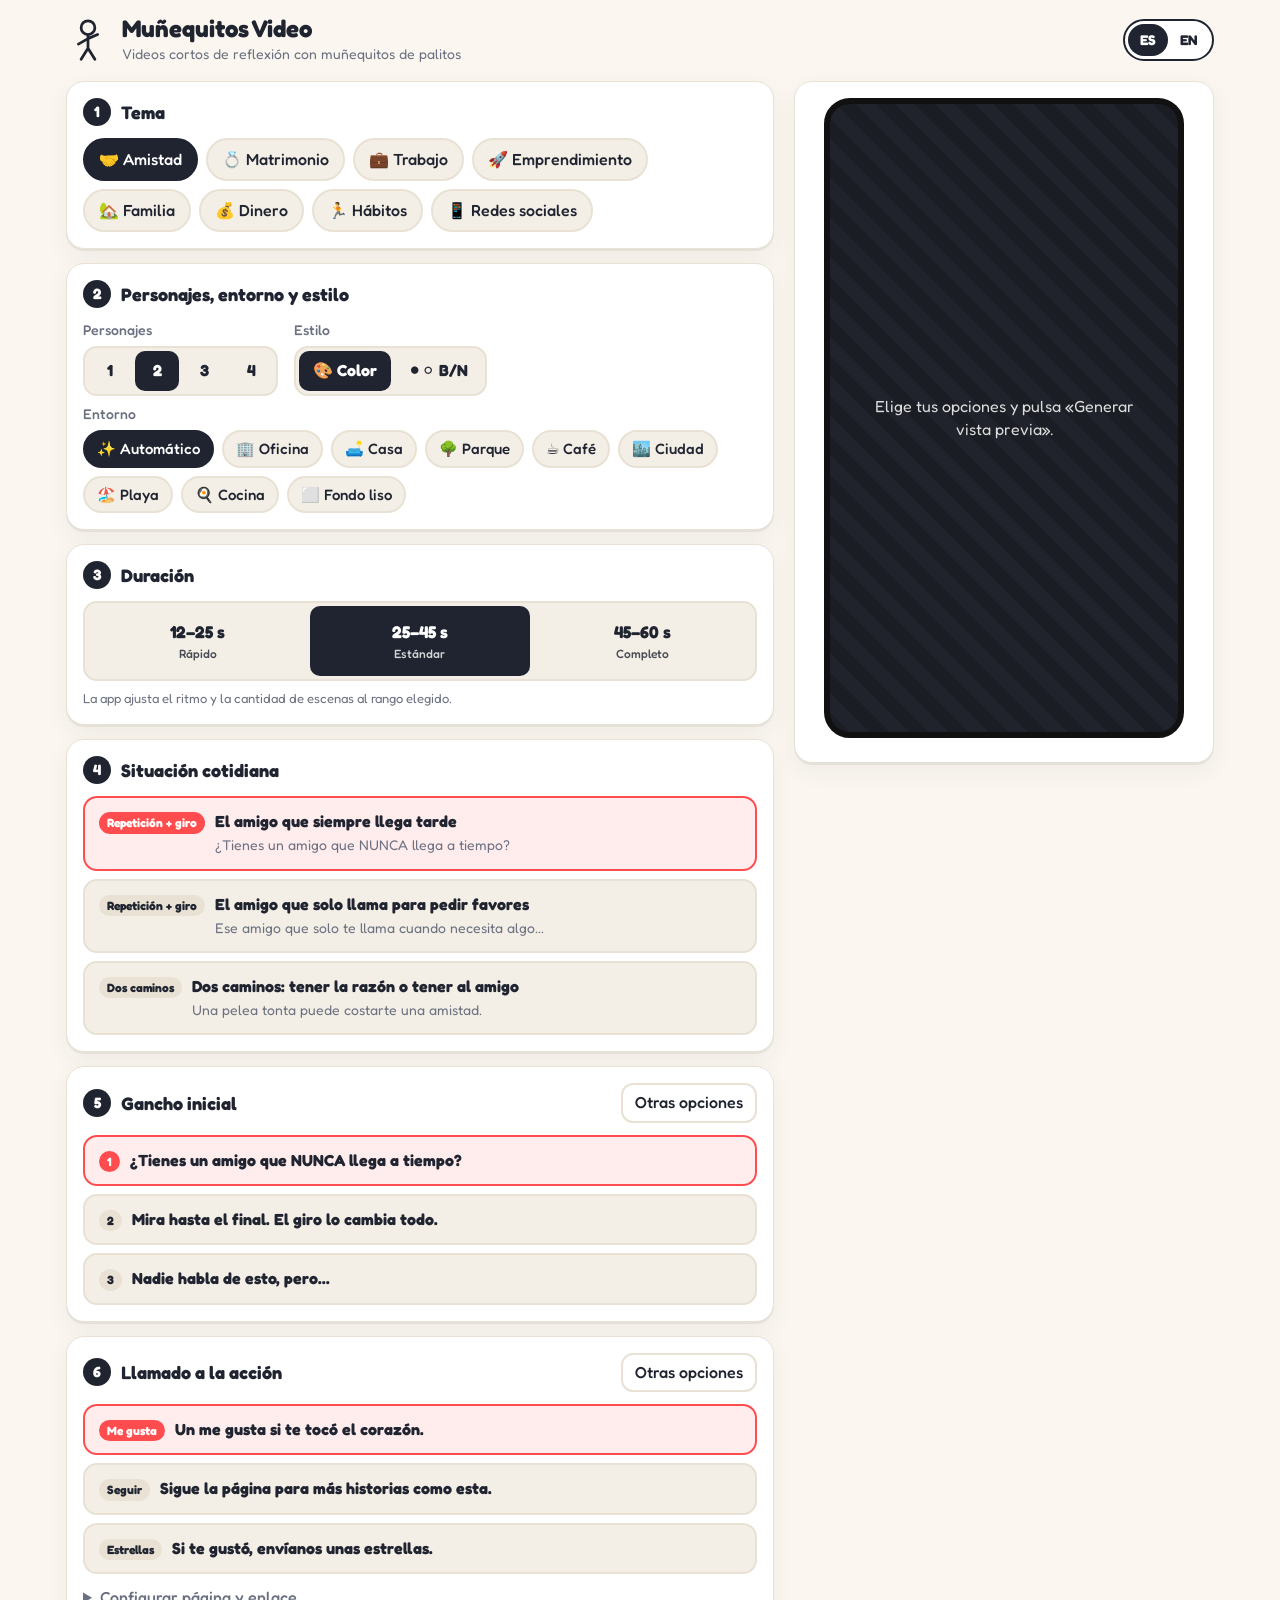
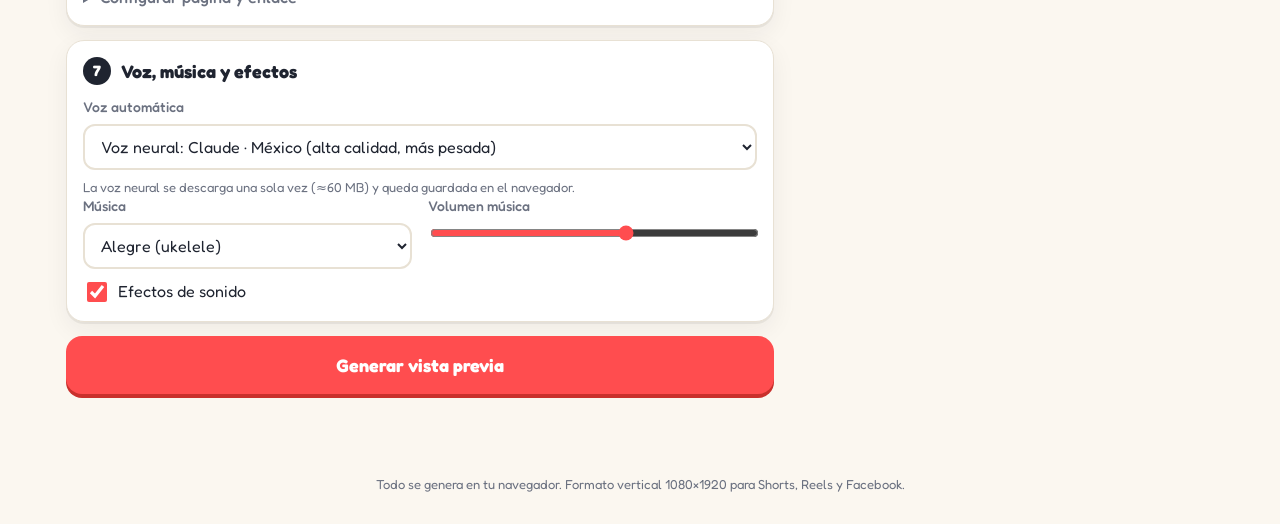
<file: videos-palitos/index.html>
<!DOCTYPE html>
<html lang="es">
<head>
<meta charset="utf-8">
<meta name="viewport" content="width=device-width, initial-scale=1, viewport-fit=cover">
<title>Muñequitos Video</title>
<meta name="theme-color" content="#fbf7f0">
<meta name="apple-mobile-web-app-capable" content="yes">
<meta name="mobile-web-app-capable" content="yes">
<meta name="apple-mobile-web-app-title" content="Muñequitos">
<meta name="apple-mobile-web-app-status-bar-style" content="default">
<link rel="manifest" href="manifest.webmanifest">
<link rel="apple-touch-icon" href="icons/apple-touch-icon.png">
<meta name="description" content="Genera videos cortos verticales de muñequitos de palitos con voz, música, subtítulos y exportación MP4.">
<link rel="preconnect" href="https://fonts.googleapis.com">
<link rel="preconnect" href="https://fonts.gstatic.com" crossorigin>
<link href="https://fonts.googleapis.com/css2?family=Fredoka:wght@500;700&display=swap" rel="stylesheet">
<link rel="stylesheet" href="css/app.css">
<link rel="icon" href="data:image/svg+xml,<svg xmlns='http://www.w3.org/2000/svg' viewBox='0 0 64 64'><circle cx='32' cy='14' r='10' fill='white' stroke='black' stroke-width='4'/><path d='M32 24v20M32 30l-14 8M32 30l14-6M32 44l-10 16M32 44l10 16' stroke='black' stroke-width='4' stroke-linecap='round'/></svg>">
</head>
<body>
<header class="top">
  <div class="brand">
    <svg viewBox="0 0 64 64" aria-hidden="true"><circle cx="32" cy="14" r="10" fill="none" stroke="currentColor" stroke-width="4"/><path d="M32 24v20M32 30l-14 8M32 30l14-6M32 44l-10 16M32 44l10 16" stroke="currentColor" stroke-width="4" stroke-linecap="round" fill="none"/></svg>
    <div>
      <h1 data-i18n="title">Muñequitos Video</h1>
      <p class="sub" data-i18n="subtitle">Videos cortos de reflexión con muñequitos de palitos</p>
    </div>
  </div>
  <button id="langBtn" class="lang" type="button" aria-label="Cambiar idioma"><span class="on">ES</span><span>EN</span></button>
</header>

<main class="layout">
  <section class="controls">
    <div class="card">
      <h2><span class="n">1</span><span data-i18n="s1">Tema</span></h2>
      <div id="themes" class="chips"></div>
    </div>

    <div class="card">
      <h2><span class="n">2</span><span data-i18n="s2">Personajes, entorno y estilo</span></h2>
      <div class="row">
        <div class="field">
          <label data-i18n="chars">Personajes</label>
          <div id="nchars" class="seg"></div>
        </div>
        <div class="field">
          <label data-i18n="style">Estilo</label>
          <div id="colorSeg" class="seg"></div>
        </div>
      </div>
      <label class="lbl" data-i18n="env">Entorno</label>
      <div id="envs" class="chips small"></div>
    </div>

    <div class="card">
      <h2><span class="n">3</span><span data-i18n="s3">Duración</span></h2>
      <div id="durs" class="seg big"></div>
      <p class="hint" data-i18n="durHint">La app ajusta el ritmo y la cantidad de escenas al rango elegido.</p>
    </div>

    <div class="card">
      <h2><span class="n">4</span><span data-i18n="s4">Situación cotidiana</span></h2>
      <div id="sits" class="options"></div>
    </div>

    <div class="card">
      <div class="h2row"><h2><span class="n">5</span><span data-i18n="s5">Gancho inicial</span></h2><button id="moreHooks" class="ghost" type="button" data-i18n="other">Otras opciones</button></div>
      <div id="hooks" class="options"></div>
    </div>

    <div class="card">
      <div class="h2row"><h2><span class="n">6</span><span data-i18n="s6">Llamado a la acción</span></h2><button id="moreCtas" class="ghost" type="button" data-i18n="other">Otras opciones</button></div>
      <div id="ctas" class="options"></div>
      <details class="cfg">
        <summary data-i18n="ctaCfg">Configurar página y enlace</summary>
        <label class="lbl" for="page" data-i18n="pageName">Nombre de tu página (aparece en el video)</label>
        <input id="page" type="text" placeholder="@mipagina" maxlength="40">
        <label class="lbl" for="linkUrl" data-i18n="linkUrl">Enlace (URL)</label>
        <input id="linkUrl" type="url" placeholder="https://..." maxlength="200">
        <label class="lbl" for="linkLabel" data-i18n="linkLabel">Texto del botón del enlace</label>
        <input id="linkLabel" type="text" placeholder="miweb.com/curso" maxlength="40">
      </details>
    </div>

    <div class="card">
      <h2><span class="n">7</span><span data-i18n="s7">Voz, música y efectos</span></h2>
      <label class="lbl" for="voice" data-i18n="voice">Voz automática</label>
      <select id="voice"></select>
      <p class="hint" id="voiceHint" data-i18n="voiceHint">La voz neural se descarga una sola vez (≈60 MB) y queda guardada en el navegador.</p>
      <div class="row">
        <div class="field grow">
          <label class="lbl" for="music" data-i18n="music">Música</label>
          <select id="music"></select>
        </div>
        <div class="field grow">
          <label class="lbl" for="musicVol" data-i18n="musicVol">Volumen música</label>
          <input id="musicVol" type="range" min="0" max="1" step="0.05" value="0.6">
        </div>
      </div>
      <label class="check"><input id="sfx" type="checkbox" checked> <span data-i18n="sfx">Efectos de sonido</span></label>
    </div>

    <button id="genBtn" class="primary" type="button" data-i18n="generate">Generar vista previa</button>
    <p id="status" class="status" role="status" aria-live="polite"></p>
  </section>

  <section class="previewCol">
    <div class="card sticky">
      <div class="phone">
        <canvas id="preview" width="540" height="960" aria-label="Vista previa del video"></canvas>
        <div id="emptyMsg" class="empty" data-i18n="empty">Elige tus opciones y pulsa «Generar vista previa».</div>
        <button id="bigPlay" class="bigPlay" type="button" aria-label="Reproducir" hidden>▶</button>
      </div>
      <div class="player" id="player" hidden>
        <button id="playBtn" class="round" type="button" aria-label="Reproducir/pausar">▶</button>
        <input id="seek" type="range" min="0" max="1000" value="0" aria-label="Posición">
        <span id="timeLbl" class="time">0.0 s</span>
      </div>
      <div id="meta" class="meta"></div>
      <div class="exportRow" id="exportRow" hidden>
        <button id="exportBtn" class="primary" type="button" data-i18n="export">Exportar MP4</button>
        <button id="srtBtn" class="ghost" type="button" data-i18n="srt">Subtítulos .srt</button>
      </div>
      <div id="exportProg" class="prog" hidden><div></div><span></span><button id="cancelBtn" type="button" class="ghost sm" data-i18n="cancel">Cancelar</button></div>
      <button id="shareBtn" class="download share" type="button" data-i18n="share" hidden>Guardar en Fotos / Compartir</button>
      <a id="dl" class="download" hidden></a>
    </div>

    <div class="card" id="scriptCard" hidden>
      <div class="h2row"><h2 data-i18n="script">Guion (puedes editarlo)</h2><button id="applyBtn" class="ghost" type="button" data-i18n="apply">Aplicar cambios</button></div>
      <ol id="scriptList" class="script"></ol>
    </div>
  </section>
</main>
<footer class="foot" data-i18n="foot">Todo se genera en tu navegador. Formato vertical 1080×1920 para Shorts, Reels y Facebook.</footer>
<script type="module" src="js/app.js"></script>
</body>
</html>
</file>
<file: videos-palitos/css/app.css>
:root {
  --bg: #fbf7f0; --card: #ffffff; --tx: #1f2430; --mut: #6b7180; --bd: #e8e1d4;
  --ac: #ff4d4f; --ac2: #ffd60a; --on: #ffffff; --chip: #f4efe6; --sel: #1f2430; --onsel: #ffffff;
  --shadow: 0 2px 0 rgba(0,0,0,.06), 0 8px 24px rgba(31,36,48,.06);
}
@media (prefers-color-scheme: dark) {
  :root:not([data-theme="light"]) { --bg: #14161c; --card: #1d2029; --tx: #eef0f5; --mut: #a0a6b4; --bd: #2d3240; --chip: #262a35; --sel: #ffd60a; --onsel: #14161c; --shadow: none; }
}
:root[data-theme="dark"] { --bg: #14161c; --card: #1d2029; --tx: #eef0f5; --mut: #a0a6b4; --bd: #2d3240; --chip: #262a35; --sel: #ffd60a; --onsel: #14161c; --shadow: none; }

* { box-sizing: border-box; }
[hidden] { display: none !important; }
html, body { margin: 0; }
body { background: var(--bg); color: var(--tx); font: 16px/1.45 'Fredoka', system-ui, -apple-system, 'Segoe UI', Roboto, sans-serif; padding-bottom: env(safe-area-inset-bottom); }
button, input, select { font: inherit; color: inherit; }
.top { display: flex; align-items: center; justify-content: space-between; gap: 12px; padding: 16px; max-width: 1180px; margin: 0 auto; }
.brand { display: flex; align-items: center; gap: 12px; }
.brand svg { width: 44px; height: 44px; flex: none; }
h1 { font-size: 24px; margin: 0; line-height: 1.1; }
.sub { margin: 2px 0 0; color: var(--mut); font-size: 14px; }
.lang { display: inline-flex; border: 2px solid var(--tx); border-radius: 999px; padding: 3px; background: var(--card); cursor: pointer; flex: none; }
.lang span { padding: 6px 12px; border-radius: 999px; font-weight: 700; font-size: 14px; }
.lang span.on { background: var(--sel); color: var(--onsel); }

.layout { display: grid; grid-template-columns: minmax(0, 1fr) 420px; gap: 20px; max-width: 1180px; margin: 0 auto; padding: 0 16px 24px; align-items: start; }
@media (max-width: 900px) { .layout { grid-template-columns: minmax(0, 1fr); } .previewCol { order: -1; } .sticky { position: static !important; } }
.card { background: var(--card); border: 1px solid var(--bd); border-radius: 18px; padding: 16px; margin-bottom: 14px; box-shadow: var(--shadow); }
.sticky { position: sticky; top: 12px; }
h2 { font-size: 18px; margin: 0 0 12px; display: flex; align-items: center; gap: 10px; }
.h2row { display: flex; justify-content: space-between; align-items: center; gap: 8px; margin-bottom: 12px; }
.h2row h2 { margin: 0; }
.n { width: 28px; height: 28px; border-radius: 50%; background: var(--sel); color: var(--onsel); display: inline-grid; place-items: center; font-size: 15px; flex: none; }
.chips { display: flex; flex-wrap: wrap; gap: 8px; }
.chip { border: 2px solid var(--bd); background: var(--chip); border-radius: 999px; padding: 8px 14px; cursor: pointer; font-weight: 500; transition: transform .08s; }
.chips.small .chip { padding: 6px 12px; font-size: 15px; }
.chip:hover { transform: translateY(-1px); }
.chip.on, .seg button.on { background: var(--sel); color: var(--onsel); border-color: var(--sel); }
.row { display: flex; gap: 16px; flex-wrap: wrap; margin-bottom: 8px; }
.field { display: flex; flex-direction: column; gap: 6px; }
.field.grow { flex: 1 1 160px; }
.field > label, .lbl { font-size: 14px; color: var(--mut); font-weight: 500; display: block; margin: 8px 0 6px; }
.field > label { margin: 0; }
.seg { display: inline-flex; background: var(--chip); border: 2px solid var(--bd); border-radius: 14px; padding: 3px; gap: 3px; flex-wrap: wrap; }
.seg button { border: 0; background: transparent; padding: 8px 14px; border-radius: 10px; cursor: pointer; font-weight: 700; min-width: 44px; }
.seg.big { display: flex; }
.seg.big button { flex: 1; padding: 14px 8px; font-size: 17px; }
.seg.big button small { display: block; font-weight: 500; font-size: 12px; opacity: .8; }
.hint { color: var(--mut); font-size: 13px; margin: 8px 0 0; }
.options { display: grid; gap: 8px; }
.opt { text-align: left; border: 2px solid var(--bd); background: var(--chip); border-radius: 14px; padding: 12px 14px; cursor: pointer; display: flex; gap: 10px; align-items: flex-start; }
.opt .tag { font-size: 12px; font-weight: 700; padding: 2px 8px; border-radius: 999px; background: var(--bd); white-space: nowrap; margin-top: 2px; }
.opt.on { border-color: var(--ac); background: color-mix(in srgb, var(--ac) 10%, var(--card)); }
.opt.on .tag { background: var(--ac); color: #fff; }
.opt b { display: block; }
.opt span.d { color: var(--mut); font-size: 14px; }
.ghost { border: 2px solid var(--bd); background: transparent; border-radius: 12px; padding: 6px 12px; cursor: pointer; font-weight: 500; }
.ghost.sm { padding: 4px 10px; font-size: 13px; }
input[type=text], input[type=url], select { width: 100%; border: 2px solid var(--bd); border-radius: 12px; padding: 10px 12px; background: var(--card); }
input[type=range] { width: 100%; accent-color: var(--ac); }
.check { display: flex; align-items: center; gap: 8px; margin-top: 10px; cursor: pointer; }
.check input { width: 20px; height: 20px; accent-color: var(--ac); }
details.cfg { margin-top: 12px; }
details.cfg summary { cursor: pointer; font-weight: 500; color: var(--mut); }
.primary { width: 100%; border: 0; border-radius: 16px; padding: 16px; font-size: 18px; font-weight: 700; background: var(--ac); color: #fff; cursor: pointer; box-shadow: 0 4px 0 #c9302c; }
.primary:active { transform: translateY(2px); box-shadow: 0 2px 0 #c9302c; }
.primary:disabled { opacity: .55; cursor: progress; }
.status { min-height: 1.4em; color: var(--mut); font-size: 14px; text-align: center; }
.status.err { color: var(--ac); }

.phone { position: relative; width: 100%; max-width: 360px; margin: 0 auto; aspect-ratio: 9/16; border-radius: 26px; overflow: hidden; background: #111; border: 6px solid #111; }
.phone canvas { width: 100%; height: 100%; display: block; }
.empty { position: absolute; inset: 0; display: grid; place-items: center; text-align: center; padding: 30px; color: #ddd; font-size: 16px; background: repeating-linear-gradient(45deg, #1b1d24 0 14px, #20232b 14px 28px); }
.bigPlay { position: absolute; left: 50%; top: 50%; transform: translate(-50%, -50%); width: 84px; height: 84px; border-radius: 50%; border: 0; background: rgba(255,255,255,.92); color: #111; font-size: 34px; cursor: pointer; padding-left: 8px; }
.player { display: flex; align-items: center; gap: 10px; max-width: 360px; margin: 12px auto 0; }
.round { width: 44px; height: 44px; border-radius: 50%; border: 0; background: var(--sel); color: var(--onsel); cursor: pointer; font-size: 18px; flex: none; }
.time { font-variant-numeric: tabular-nums; font-size: 14px; color: var(--mut); min-width: 92px; text-align: right; white-space: nowrap; }
.meta { text-align: center; color: var(--mut); font-size: 13px; margin: 8px 0; }
.exportRow { display: grid; grid-template-columns: 1fr auto; gap: 8px; max-width: 360px; margin: 0 auto; }
.exportRow .ghost { white-space: nowrap; }
.prog { max-width: 360px; margin: 10px auto 0; position: relative; height: 34px; border-radius: 12px; background: var(--chip); overflow: hidden; display: flex; align-items: center; }
.prog div { position: absolute; left: 0; top: 0; bottom: 0; width: 0; background: var(--ac2); transition: width .2s; }
.prog span { position: relative; padding: 0 12px; font-size: 14px; font-weight: 700; color: #111; flex: 1; }
.prog button { position: relative; margin-right: 4px; background: var(--card); }
.download { display: block; text-align: center; margin: 12px auto 0; max-width: 360px; padding: 14px; border-radius: 14px; background: #2f9e44; color: #fff; font-weight: 700; text-decoration: none; }
.script { margin: 0; padding-left: 0; list-style: none; display: grid; gap: 8px; max-height: 520px; overflow: auto; }
.script li { display: grid; gap: 4px; }
.script .k { font-size: 12px; font-weight: 700; color: var(--mut); text-transform: uppercase; letter-spacing: .04em; }
.script textarea { width: 100%; border: 2px solid var(--bd); border-radius: 10px; padding: 8px 10px; background: var(--card); font: inherit; resize: vertical; min-height: 44px; }
.foot { text-align: center; color: var(--mut); font-size: 13px; padding: 10px 16px 30px; }
button.download { width: 100%; border: 0; cursor: pointer; font-size: 17px; }
.share { background: #1c7ed6; }
@media (max-width: 900px) { .top { padding-top: max(16px, env(safe-area-inset-top)); } }
</file>
